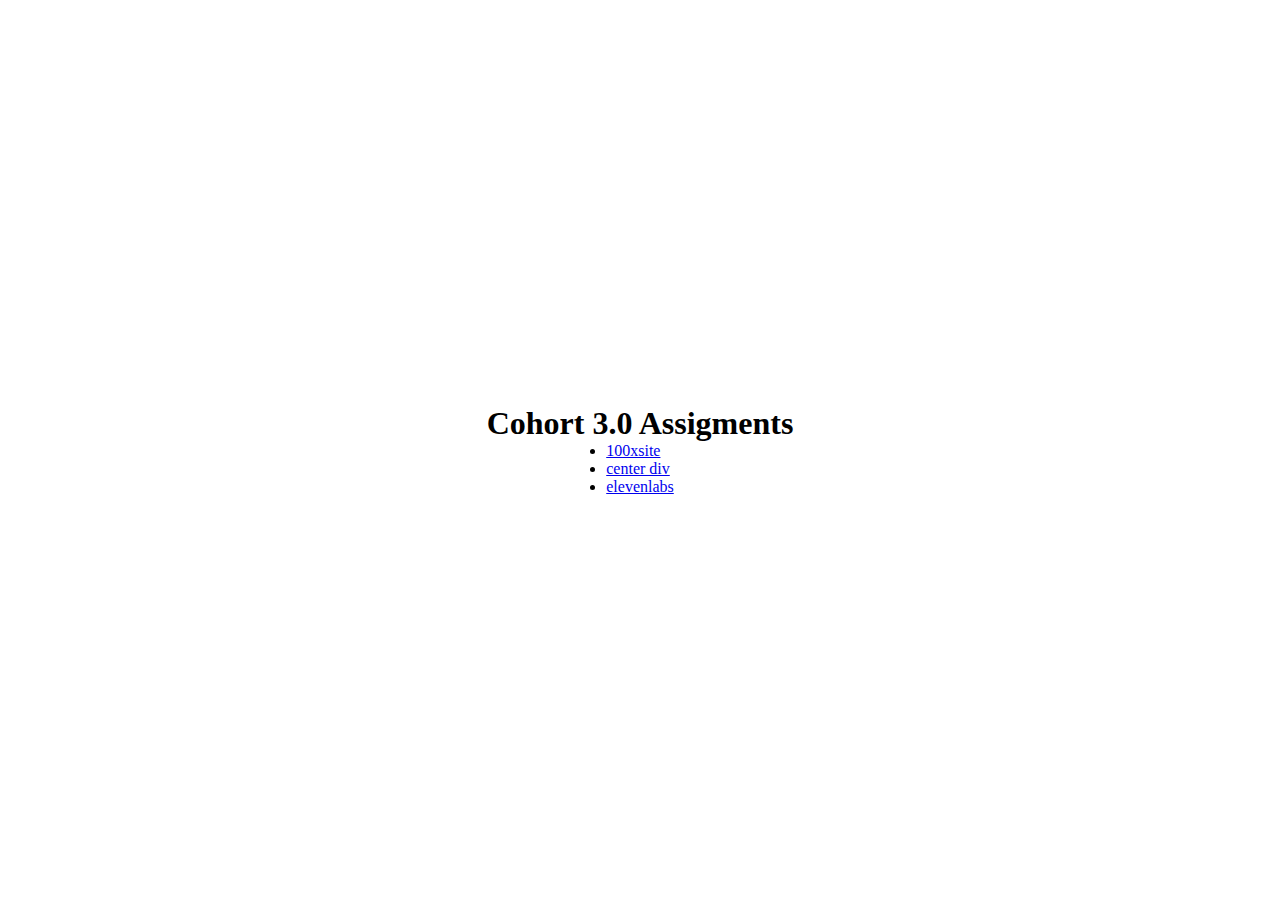
<file: index.html>
<!DOCTYPE html>
<html lang="en">
<head>
    <meta charset="UTF-8">
    <meta name="viewport" content="width=device-width, initial-scale=1.0">
    <title>Cohort3.0 projects</title>
<style>
    * {
        padding: 0;
        margin: 0;
        box-sizing: border-box;
    }

    html, body {
        width: 100%;
        height: 100%;
    }

    body {
        display: flex;
        flex-direction: column;
        justify-content: center;
        align-items: center;
    }
</style>
</head>
<body>
    <h1>Cohort 3.0 Assigments</h1>
    <ul>
        <li><a href="./week-2/100xdevs/index.html">100xsite</a></li>
        <li><a href="./week-2/center-div/index.html">center div</a></li>
        <li><a href="./week-2/eleven-labs/index.html">elevenlabs</a></li>
    </ul>
</body>
</html>
</file>
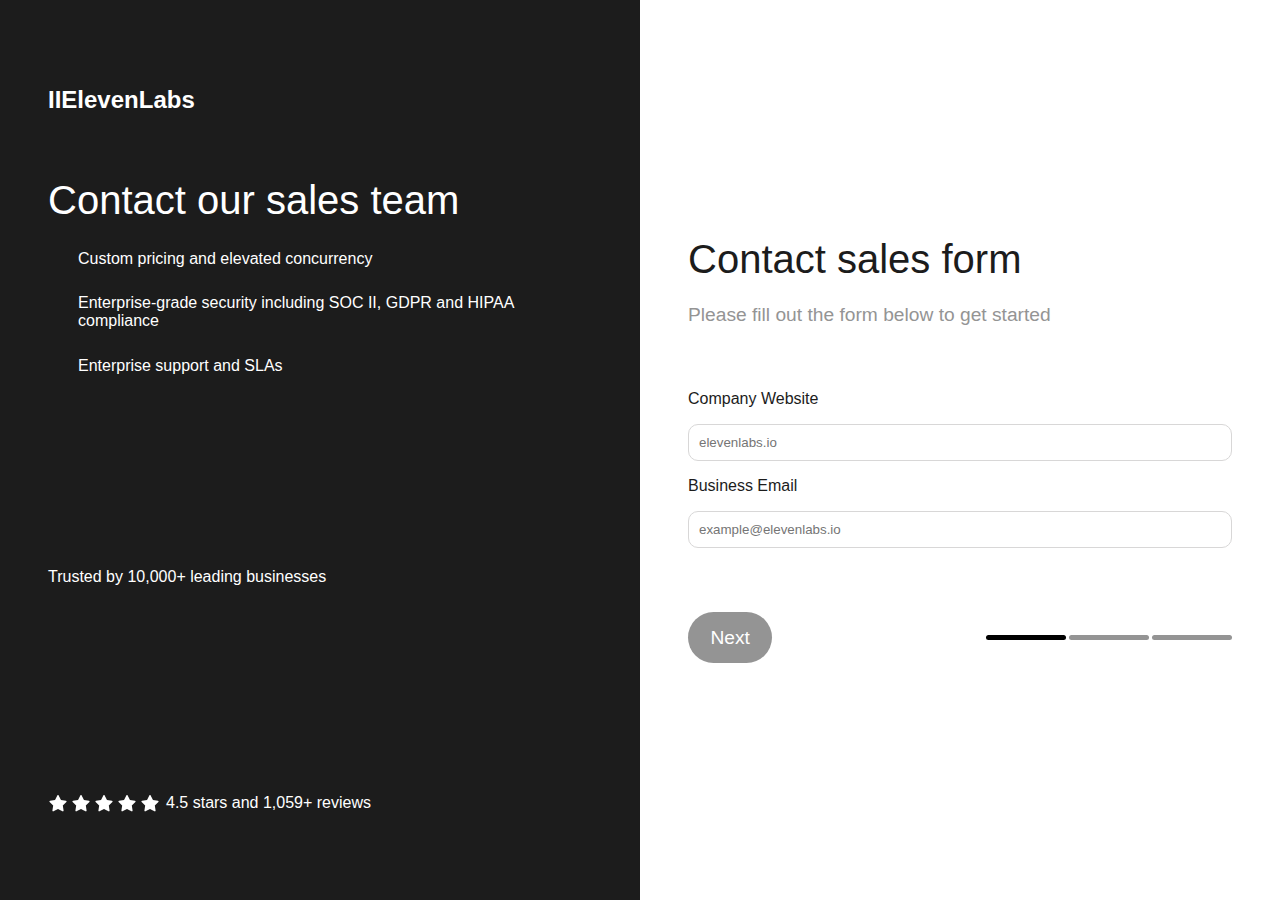
<file: week-2/eleven-labs/index.html>
<!DOCTYPE html>
<html lang="en">
  <head>
    <meta charset="UTF-8" />
    <meta name="viewport" content="width=device-width, initial-scale=1.0" />
    <link
      rel="shortcut icon"
      href="https://ui.elevenlabs.io/favicon.ico"
      type="image/x-icon"
    />
    <link rel="stylesheet" href="style.css" />
    <title>Contact Sales</title>
  </head>
  <body>
    <main>
      <div class="part part-1">
        <h4>IIElevenLabs</h4>
        <div class="head-desc">
          <h1>Contact our sales team</h1>

          <div class="icon-block">
            <div class="icon i-1"></div>
            <p>Custom pricing and elevated concurrency</p>
          </div>
          <div class="icon-block">
            <div class="icon i-2"></div>
            <p>
              Enterprise-grade security including SOC II, GDPR and HIPAA
              compliance
            </p>
          </div>
          <div class="icon-block">
            <div class="icon i-3"></div>
            <p>Enterprise support and SLAs</p>
          </div>
        </div>
        <p>Trusted by 10,000+ leading businesses</p>
        <div class="cpy-tray">
            <div class="cpy c-1"></div>
            <div class="cpy c-2"></div>
            <div class="cpy c-3"></div>
            <div class="cpy c-4"></div>
            <div class="cpy c-5"></div>
        </div>

        <div class="rating-tray">
            <div class="star-grp">
                <div class="str"><svg xmlns="http://www.w3.org/2000/svg" viewBox="0 0 640 640"><!--!Font Awesome Free v7.1.0 by @fontawesome - https://fontawesome.com License - https://fontawesome.com/license/free Copyright 2026 Fonticons, Inc.--><path fill="#ffffff" d="M341.5 45.1C337.4 37.1 329.1 32 320.1 32C311.1 32 302.8 37.1 298.7 45.1L225.1 189.3L65.2 214.7C56.3 216.1 48.9 222.4 46.1 231C43.3 239.6 45.6 249 51.9 255.4L166.3 369.9L141.1 529.8C139.7 538.7 143.4 547.7 150.7 553C158 558.3 167.6 559.1 175.7 555L320.1 481.6L464.4 555C472.4 559.1 482.1 558.3 489.4 553C496.7 547.7 500.4 538.8 499 529.8L473.7 369.9L588.1 255.4C594.5 249 596.7 239.6 593.9 231C591.1 222.4 583.8 216.1 574.8 214.7L415 189.3L341.5 45.1z"/></svg></div>
                <div class="str"><svg xmlns="http://www.w3.org/2000/svg" viewBox="0 0 640 640"><!--!Font Awesome Free v7.1.0 by @fontawesome - https://fontawesome.com License - https://fontawesome.com/license/free Copyright 2026 Fonticons, Inc.--><path fill="#ffffff" d="M341.5 45.1C337.4 37.1 329.1 32 320.1 32C311.1 32 302.8 37.1 298.7 45.1L225.1 189.3L65.2 214.7C56.3 216.1 48.9 222.4 46.1 231C43.3 239.6 45.6 249 51.9 255.4L166.3 369.9L141.1 529.8C139.7 538.7 143.4 547.7 150.7 553C158 558.3 167.6 559.1 175.7 555L320.1 481.6L464.4 555C472.4 559.1 482.1 558.3 489.4 553C496.7 547.7 500.4 538.8 499 529.8L473.7 369.9L588.1 255.4C594.5 249 596.7 239.6 593.9 231C591.1 222.4 583.8 216.1 574.8 214.7L415 189.3L341.5 45.1z"/></svg></div>
                <div class="str"><svg xmlns="http://www.w3.org/2000/svg" viewBox="0 0 640 640"><!--!Font Awesome Free v7.1.0 by @fontawesome - https://fontawesome.com License - https://fontawesome.com/license/free Copyright 2026 Fonticons, Inc.--><path fill="#ffffff" d="M341.5 45.1C337.4 37.1 329.1 32 320.1 32C311.1 32 302.8 37.1 298.7 45.1L225.1 189.3L65.2 214.7C56.3 216.1 48.9 222.4 46.1 231C43.3 239.6 45.6 249 51.9 255.4L166.3 369.9L141.1 529.8C139.7 538.7 143.4 547.7 150.7 553C158 558.3 167.6 559.1 175.7 555L320.1 481.6L464.4 555C472.4 559.1 482.1 558.3 489.4 553C496.7 547.7 500.4 538.8 499 529.8L473.7 369.9L588.1 255.4C594.5 249 596.7 239.6 593.9 231C591.1 222.4 583.8 216.1 574.8 214.7L415 189.3L341.5 45.1z"/></svg></div>
                <div class="str"><svg xmlns="http://www.w3.org/2000/svg" viewBox="0 0 640 640"><!--!Font Awesome Free v7.1.0 by @fontawesome - https://fontawesome.com License - https://fontawesome.com/license/free Copyright 2026 Fonticons, Inc.--><path fill="#ffffff" d="M341.5 45.1C337.4 37.1 329.1 32 320.1 32C311.1 32 302.8 37.1 298.7 45.1L225.1 189.3L65.2 214.7C56.3 216.1 48.9 222.4 46.1 231C43.3 239.6 45.6 249 51.9 255.4L166.3 369.9L141.1 529.8C139.7 538.7 143.4 547.7 150.7 553C158 558.3 167.6 559.1 175.7 555L320.1 481.6L464.4 555C472.4 559.1 482.1 558.3 489.4 553C496.7 547.7 500.4 538.8 499 529.8L473.7 369.9L588.1 255.4C594.5 249 596.7 239.6 593.9 231C591.1 222.4 583.8 216.1 574.8 214.7L415 189.3L341.5 45.1z"/></svg></div>
                <div class="str"><svg xmlns="http://www.w3.org/2000/svg" viewBox="0 0 640 640"><!--!Font Awesome Free v7.1.0 by @fontawesome - https://fontawesome.com License - https://fontawesome.com/license/free Copyright 2026 Fonticons, Inc.--><path fill="#ffffff" d="M341.5 45.1C337.4 37.1 329.1 32 320.1 32C311.1 32 302.8 37.1 298.7 45.1L225.1 189.3L65.2 214.7C56.3 216.1 48.9 222.4 46.1 231C43.3 239.6 45.6 249 51.9 255.4L166.3 369.9L141.1 529.8C139.7 538.7 143.4 547.7 150.7 553C158 558.3 167.6 559.1 175.7 555L320.1 481.6L464.4 555C472.4 559.1 482.1 558.3 489.4 553C496.7 547.7 500.4 538.8 499 529.8L473.7 369.9L588.1 255.4C594.5 249 596.7 239.6 593.9 231C591.1 222.4 583.8 216.1 574.8 214.7L415 189.3L341.5 45.1z"/></svg></div>
            </div>
            <p>4.5 stars and 1,059+ reviews</p>
        </div>
      </div>
      <div class="part part-2">
        <div class="content">
          <div class="head-text">
          <h1>Contact sales form</h1>
          <p>Please fill out the form below to get started</p>
          </div>
          <form action="#">
            <label for="name">Company Website</label>
            <input type="text" name="name" id="name" placeholder="elevenlabs.io">
            <label for="email">Business Email</label>
            <input type="email" name="email" id="email" placeholder="example@elevenlabs.io">
          </form>
          <div class="bottom-tray">
            <button>Next</button>
            <div class="navigation-tray">
              <div class="highlight h-1"></div>
              <div class="highlight h-2"></div>
              <div class="highlight h-3"></div>
            </div>
          </div>
        </div>
      </div>
    </main>
  </body>
</html>
</file>
<file: week-2/eleven-labs/style.css>
:root {
    --color-1: #1C1C1C;
    --color-2: #fff;
    --color-1-highlight: #949494;
    --border-color: #d8d7d7;
}

* {
    margin: 0;
    padding: 0;
    box-sizing: border-box;
}

html, body {
    width: 100%;
    height: 100%;
    font-family: sans-serif;
}

main {
    width: 100%;
    height: 100%;
    display: grid;
    grid-template-rows: 1fr;
    grid-template-columns: 1fr 1fr;
}

.part {
    padding: 3rem;
}


.part-1 {
    background-color: var(--color-1);
    color:var(--color-2);
    display: flex;
    flex-direction: column;
    align-items: flex-start;
    justify-content: center;   
    row-gap: 4rem;
}

.head-desc {
    display: flex;
    flex-direction: column;
    row-gap: 1.6rem;
    margin-bottom: 8rem;
}

.part-1 h1 {
    font-size: 2.5rem;
    font-weight: 500;
}

.part-1 h4 {
    font-size: 1.5rem;
}

.icon-block {
    display: flex;
    align-items: center;
    justify-content: flex-start;
    column-gap: 10px;
}
p {
    background: transparent;
    padding: 0;
}

.icon {
    display: inline-block;
    width: 20px;
    height: 20px;
    flex-shrink: 0;
}

.i-1 {
    background-image: url('https://elevenlabs.io/assets/contact-sales/rocket.svg');
}

.i-2 {
    background-image: url('https://elevenlabs.io/assets/contact-sales/shield.svg');
}

.i-3 {
    background-image: url('https://elevenlabs.io/assets/contact-sales/enterprise.svg');
}

.cpy-tray {
    width: 100%;
    display: grid;
    grid-template-rows: 1fr;
    grid-template-columns: repeat(5,1fr);
    gap: 10px;
    column-gap: 1.2rem;
}

.cpy {
    width: 5rem;
    height: 5rem;
    /* border: 1px solid #fff; */
    background-position: center;
    background-size: contain;
    background-repeat: no-repeat;
}

.c-1 {
    background-image: url('https://elevenlabs.io/assets/contact-sales/cisco-white.svg');
}

.c-2 {
    background-image: url('https://elevenlabs.io/assets/contact-sales/deutsche-telekom-white.svg');
}

.c-3 {
    background-image: url('https://elevenlabs.io/assets/contact-sales/walt-disney-studios-white.svg');
}


.c-4 {
    background-image: url('https://elevenlabs.io/assets/contact-sales/nvidia-white.svg');
}

.c-5 {
    background-image: url('https://elevenlabs.io/assets/contact-sales/salesforce-white.svg');
}

.rating-tray {
    display: flex;
    column-gap: 6px;
    justify-content: flex-start;
}

.star-grp {
    display: flex;
    flex-wrap: nowrap;
    column-gap: 3px;
    align-items: center;
    justify-content: flex-start;
}

.str {
    width: 20px;
    height: 20px;
    /* background-image: url('https://cdn.jsdelivr.net/npm/remixicon@4.8.0/icons/System/star-fill.svg');
    background-color: #fff; */
}


/* part 2 styling */



.part-2 {
    background-color: var(--color-2);
    color:var(--color-1);
    width: 100%;
    height: 100%;
    display: flex;
    align-items: center;
    justify-content: center;
}


.part-2 .content {
    width: 100%;
    display: flex;
    flex-direction: column;
    row-gap: 4rem;
    align-items: flex-start;
    justify-content: center;
}

.part-2 .head-text {
    display: flex;
    flex-direction: column;
    gap: 1.4rem;
}

.part-2 h1 {
    font-size: 2.5rem;
    font-weight: 500;
}

.part-2 p {
    color: var(--color-1-highlight);
    font-size: 1.2rem;
}


.part-2 form {
    width: 100%;
    display: flex;
    flex-direction: column;
    align-items: flex-start;
    justify-content: center;
    row-gap: 1rem;
}


.part-2 input {
    width: 100%;
    padding: 10px;
    border-radius: 10px;
    outline: none;
    border: 1.4px solid var(--border-color);
}

.part-2 .bottom-tray {
    width: 100%;
    display: flex;
    align-items: center;
    justify-content: space-between;
}

.part-2 button {
    padding: 0.9rem 1.4rem;
    border-radius: 50px;
    outline: none;
    border: none;
    background-color: var(--color-1-highlight);
    font-size: 1.2rem;
    color: var(--color-2);
}

.part-2 .highlight {
    width: 5rem;
    height: 5px;
    background-color: var(--color-1-highlight);
    border-radius: 4px;
}

.part-2 .navigation-tray {
    display: flex;
    column-gap: 3px;
}

.part-2 .h-1 {
    background-color: #000;
}


/* media queries */
@media (max-width:1000px) {
    main {
    width: 100%;
    height: 100%;
    display: grid;
    grid-template-rows: 1fr 1fr;
    grid-template-columns: 1fr;
}

.part {
    padding: 2rem;
}

.head-desc {
    margin-bottom: 0rem;
}

.part-1 h4 {
    font-size: 1.3rem;
}

.rating-tray {
    display: none;
}

.cpy {
    width: 13rem;
    height: 3.5rem;
}

.cpy-tray {
    grid-template-columns: repeat(3,1fr);
    grid-template-rows: 1fr 1fr;
}
.part-2 .content {
    width: 400px;
}
}
</file>
